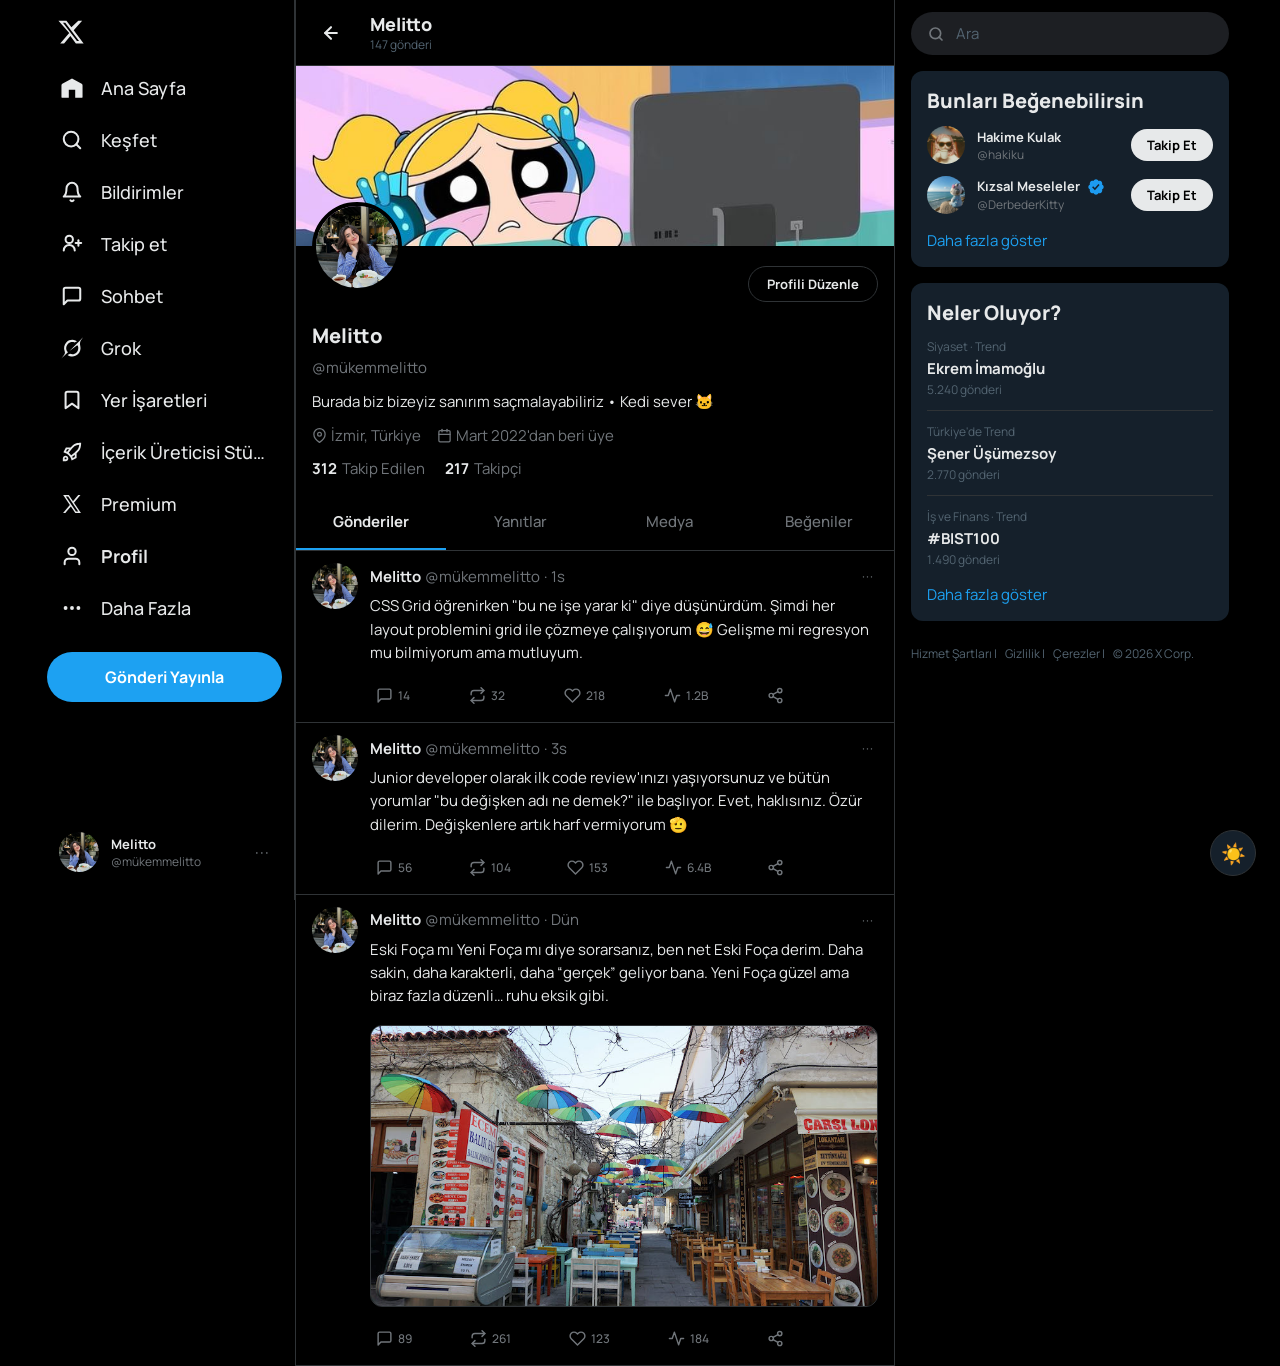
<file: profile.html>
<!DOCTYPE html>
<html lang="tr" data-theme="dark">

<head>
  <meta charset="UTF-8" />
  <meta name="viewport" content="width=device-width, initial-scale=1.0" />
  <title>Melitto (@mükemmelitto)</title>
  <link rel="icon" href="img/x-icon.svg" type="image/svg+xml">
  <link rel="preconnect" href="https://fonts.googleapis.com" />
  <link rel="preconnect" href="https://fonts.gstatic.com" crossorigin />
  <link href="https://fonts.googleapis.com/css2?family=Manrope:wght@400;500;600;700;800&display=swap"
    rel="stylesheet" />
  <link rel="stylesheet" href="style.css" />
</head>

<body>

  <!--SOL SIDEBAR -->
  <aside class="sidebar">
    <div class="sidebar-inner">
      <a href="index.html" class="sidebar-logo" aria-label="Anasayfa">
        <svg viewBox="0 0 24 24" width="28" height="28" fill="currentColor">
          <path
            d="M18.244 2.25h3.308l-7.227 8.26 8.502 11.24H16.17l-4.714-6.231-5.401 6.231H2.746l7.73-8.835L1.254 2.25H8.08l4.253 5.622zm-1.161 17.52h1.833L7.084 4.126H5.117z" />
        </svg>
      </a>
      <nav class="sidebar-nav">
        <a href="index.html" class="nav-link">
          <span class="nav-icon"><svg viewBox="0 0 24 24" width="22" height="22" fill="currentColor">
              <path
                d="M22.58 7.35L12.475 1.897a1 1 0 00-.95 0L1.425 7.35A2 2 0 00.5 9.231V22a.5.5 0 00.5.5h7.5V14h7v8.5H23a.5.5 0 00.5-.5V9.231a2 2 0 00-.92-1.881z" />
            </svg></span>
          <span class="nav-label">Ana Sayfa</span>
        </a>
        <a href="#" class="nav-link">
          <span class="nav-icon"><svg viewBox="0 0 24 24" width="22" height="22" fill="none" stroke="currentColor"
              stroke-width="2.2" stroke-linecap="round" stroke-linejoin="round">
              <circle cx="11" cy="11" r="8" />
              <line x1="21" y1="21" x2="16.65" y2="16.65" />
            </svg></span>
          <span class="nav-label">Keşfet</span>
        </a>
        <a href="#" class="nav-link">
          <span class="nav-icon"><svg viewBox="0 0 24 24" width="22" height="22" fill="none" stroke="currentColor"
              stroke-width="2.2" stroke-linecap="round" stroke-linejoin="round">
              <path d="M18 8A6 6 0 0 0 6 8c0 7-3 9-3 9h18s-3-2-3-9" />
              <path d="M13.73 21a2 2 0 0 1-3.46 0" />
            </svg></span>
          <span class="nav-label">Bildirimler</span>
        </a>
        <a href="#" class="nav-link">
          <span class="nav-icon">
            <svg viewBox="0 0 24 24" width="22" height="22" fill="none" stroke="currentColor" stroke-width="2.2"
              stroke-linecap="round" stroke-linejoin="round">
              <path d="M15 19a6 6 0 0 0-12 0" />
              <circle cx="9" cy="7" r="4" />
              <path d="M19 8v6" />
              <path d="M16 11h6" />
            </svg>
          </span>
          <span class="nav-label">Takip et</span>
        </a>
        <a href="#" class="nav-link">
          <span class="nav-icon"><svg viewBox="0 0 24 24" width="22" height="22" fill="none" stroke="currentColor"
              stroke-width="2.2" stroke-linecap="round" stroke-linejoin="round">
              <path d="M21 15a2 2 0 0 1-2 2H7l-4 4V5a2 2 0 0 1 2-2h14a2 2 0 0 1 2 2z" />
            </svg></span>
          <span class="nav-label">Sohbet</span>
        </a>
        <a href="#" class="nav-link">
          <span class="nav-icon">
            <svg viewBox="0 0 33 32" width="22" height="22" fill="currentColor" aria-hidden="true">
              <g>
                <path
                  d="M12.745 20.54l10.97-8.19c.539-.4 1.307-.244 1.564.38 1.349 3.288.746 7.241-1.938 9.955-2.683 2.714-6.417 3.31-9.83 1.954l-3.728 1.745c5.347 3.697 11.84 2.782 15.898-1.324 3.219-3.255 4.216-7.692 3.284-11.693l.008.009c-1.351-5.878.332-8.227 3.782-13.031L33 0l-4.54 4.59v-.014L12.743 20.544m-2.263 1.987c-3.837-3.707-3.175-9.446.1-12.755 2.42-2.449 6.388-3.448 9.852-1.979l3.72-1.737c-.67-.49-1.53-1.017-2.515-1.387-4.455-1.854-9.789-.931-13.41 2.728-3.483 3.523-4.579 8.94-2.697 13.561 1.405 3.454-.899 5.898-3.22 8.364C1.49 30.2.666 31.074 0 32l10.478-9.466">
                </path>
              </g>
            </svg>
          </span>
          <span class="nav-label">Grok</span>
        </a>
        <a href="#" class="nav-link">
          <span class="nav-icon"><svg viewBox="0 0 24 24" width="22" height="22" fill="none" stroke="currentColor"
              stroke-width="2.2" stroke-linecap="round" stroke-linejoin="round">
              <path d="M19 21l-7-5-7 5V5a2 2 0 0 1 2-2h10a2 2 0 0 1 2 2z" />
            </svg></span>
          <span class="nav-label">Yer İşaretleri</span>
        </a>
        <a href="#" class="nav-link">
          <span class="nav-icon">
            <svg viewBox="0 0 24 24" width="22" height="22">
              <path fill="currentColor"
                d="M5 22H2v-3c0-1.654 1.346-3 3-3s3 1.346 3 3-1.346 3-3 3zm-1-2h1c.551 0 1-.449 1-1s-.449-1-1-1-1 .449-1 1v1zm7.594 1.282l-.336-1.145c-.271-.923-.664-1.807-1.166-2.627-.452-.736-.992-1.421-1.607-2.036-.626-.625-1.322-1.173-2.069-1.627-.821-.499-1.706-.888-2.63-1.157l-1.151-.335L5.312 7h5.192c.613-.636 2.015-2.077 2.758-2.744C15.673 2.09 20.704 2.003 20.918 2l1.025-.013-.013 1.025c-.003.213-.09 5.245-2.256 7.656-.643.715-2.004 2.043-2.671 2.688v5.239l-5.407 2.688h-.002zm.64-4.046c.207.396.393.802.557 1.217l2.21-1.099v-2.333l-2.768 2.214zm-3.839-4.468c.531.391 1.034.823 1.503 1.292.459.459.883.951 1.267 1.471l4.104-3.284c.269-.257 2.169-2.084 2.916-2.915 1.084-1.208 1.531-3.667 1.681-5.269-1.602.149-4.061.596-5.268 1.68-.832.748-2.658 2.647-2.916 2.916l-3.287 4.109zM5.47 11.154c.414.163.819.347 1.214.551l2.165-2.706H6.548l-1.077 2.154z">
              </path>
            </svg>
          </span>
          <span class="nav-label">İçerik Üreticisi Stüdyosu</span>
        </a>
        <a href="#" class="nav-link">
          <span class="nav-icon">
            <svg viewBox="0 0 24 24" width="22" height="22" fill="currentColor" aria-hidden="true">
              <g>
                <path
                  d="M21.742 21.75l-7.563-11.179 7.056-8.321h-2.456l-5.691 6.714-4.54-6.714H2.359l7.29 10.776L2.25 21.75h2.456l6.035-7.118 4.818 7.118h6.191-.008zM7.739 3.818L18.81 20.182h-2.447L5.29 3.818h2.447z">
                </path>
              </g>
            </svg>
          </span>
          <span class="nav-label">Premium</span>
        </a>
        <a href="profile.html" class="nav-link active">
          <span class="nav-icon"><svg viewBox="0 0 24 24" width="22" height="22" fill="none" stroke="currentColor"
              stroke-width="2.2" stroke-linecap="round" stroke-linejoin="round">
              <path d="M20 21v-2a4 4 0 0 0-4-4H8a4 4 0 0 0-4 4v2" />
              <circle cx="12" cy="7" r="4" />
            </svg></span>
          <span class="nav-label">Profil</span>
        </a>
        <a href="#" class="nav-link">
          <span class="nav-icon"><svg viewBox="0 0 24 24" width="22" height="22" fill="none" stroke="currentColor"
              stroke-width="2.2" stroke-linecap="round" stroke-linejoin="round">
              <circle cx="12" cy="12" r="1" />
              <circle cx="19" cy="12" r="1" />
              <circle cx="5" cy="12" r="1" />
            </svg></span>
          <span class="nav-label">Daha Fazla</span>
        </a>
      </nav>
      <button class="btn-post">
        <span class="btn-post-icon">+</span>
        <span class="btn-post-label">Gönderi Yayınla</span>
      </button>
    </div>
    <div class="sidebar-user">
      <a href="profile.html" class="user-card">
        <img src="img/twitter-profil.jpg" alt="Profil" class="user-card-avatar" />
        <div class="user-card-info">
          <span class="user-card-name">Melitto</span>
          <span class="user-card-handle">@mükemmelitto</span>
        </div>
        <span class="user-card-more">···</span>
      </a>
    </div>
  </aside>

  <!-- PROFİL FEED  -->
  <main class="feed">

    <!-- Profil başlık -->
    <div class="feed-header profile-page-header">
      <a href="index.html" class="back-btn">
        <svg viewBox="0 0 24 24" width="20" height="20" fill="none" stroke="currentColor" stroke-width="2.5"
          stroke-linecap="round" stroke-linejoin="round">
          <line x1="19" y1="12" x2="5" y2="12" />
          <polyline points="12 19 5 12 12 5" />
        </svg>
      </a>
      <div class="profile-page-title">
        <span class="profile-page-name">Melitto</span>
        <span class="profile-page-postcount">147 gönderi</span>
      </div>
    </div>

    <!-- Banner + Profil Fotoğrafı -->
    <div class="profile-banner-wrap">
      <div class="profile-banner">
        <img src="img/twitter-banner.jpg" alt="Banner" />
      </div>
      <div class="profile-avatar-float">
        <img src="img/twitter-profil.jpg" alt="Profil" />
      </div>
    </div>

    <!-- Profil Aksiyonlar -->
    <div class="profile-actions">
      <button class="btn-edit-profile">Profili Düzenle</button>
    </div>

    <!-- Profil Bilgileri -->
    <div class="profile-info">
      <h1 class="profile-name">Melitto</h1>
      <p class="profile-handle">@mükemmelitto</p>
      <p class="profile-bio">
        Burada biz bizeyiz sanırım saçmalayabiliriz
        • Kedi sever 🐱 <br>
      </p>
      <div class="profile-meta">
        <span class="profile-meta-item">
          <svg viewBox="0 0 24 24" width="15" height="15" fill="none" stroke="currentColor" stroke-width="2"
            stroke-linecap="round" stroke-linejoin="round">
            <path d="M21 10c0 7-9 13-9 13s-9-6-9-13a9 9 0 0 1 18 0z" />
            <circle cx="12" cy="10" r="3" />
          </svg>
          İzmir, Türkiye
        </span>
        <span class="profile-meta-item">
          <svg viewBox="0 0 24 24" width="15" height="15" fill="none" stroke="currentColor" stroke-width="2"
            stroke-linecap="round" stroke-linejoin="round">
            <rect x="3" y="4" width="18" height="18" rx="2" ry="2" />
            <line x1="16" y1="2" x2="16" y2="6" />
            <line x1="8" y1="2" x2="8" y2="6" />
            <line x1="3" y1="10" x2="21" y2="10" />
          </svg>
          Mart 2022'dan beri üye
        </span>
      </div>
      <div class="profile-stats">
        <a href="#" class="profile-stat">
          <span class="stat-number">312</span>
          <span class="stat-label">Takip Edilen</span>
        </a>
        <a href="#" class="profile-stat">
          <span class="stat-number">217</span>
          <span class="stat-label">Takipçi</span>
        </a>
      </div>
    </div>

    <!-- Profil Sekmeleri -->
    <div class="profile-tabs">
      <button class="profile-tab active" onclick="switchProfileTab(this, 'tweets')">Gönderiler</button>
      <button class="profile-tab" onclick="switchProfileTab(this, 'replies')">Yanıtlar</button>
      <button class="profile-tab" onclick="switchProfileTab(this, 'media')">Medya</button>
      <button class="profile-tab" onclick="switchProfileTab(this, 'likes')">Beğeniler</button>
    </div>

    <!-- Profil Tweet Listesi -->
    <div class="tweet-list" id="profileTweetList">

      <article class="tweet-card">
        <div class="tweet-avatar-col">
          <img src="img/twitter-profil.jpg" alt="Profil" class="tweet-avatar" />
        </div>
        <div class="tweet-content">
          <div class="tweet-header">
            <span class="tweet-name">Melitto</span>
            <span class="tweet-handle">@mükemmelitto</span>
            <span class="tweet-dot">·</span>
            <span class="tweet-time">1s</span>
            <button class="tweet-more-btn">···</button>
          </div>
          <div class="tweet-text">
            CSS Grid öğrenirken "bu ne işe yarar ki" diye düşünürdüm. Şimdi her layout problemini grid ile çözmeye
            çalışıyorum 😅 Gelişme mi regresyon mu bilmiyorum ama mutluyum.
          </div>
          <div class="tweet-actions">
            <button class="tweet-action-btn"><svg viewBox="0 0 24 24" width="17" height="17" fill="none"
                stroke="currentColor" stroke-width="2" stroke-linecap="round" stroke-linejoin="round">
                <path d="M21 15a2 2 0 0 1-2 2H7l-4 4V5a2 2 0 0 1 2-2h14a2 2 0 0 1 2 2z" />
              </svg><span>14</span></button>
            <button class="tweet-action-btn retweet-btn"><svg viewBox="0 0 24 24" width="17" height="17" fill="none"
                stroke="currentColor" stroke-width="2" stroke-linecap="round" stroke-linejoin="round">
                <polyline points="17 1 21 5 17 9" />
                <path d="M3 11V9a4 4 0 0 1 4-4h14" />
                <polyline points="7 23 3 19 7 15" />
                <path d="M21 13v2a4 4 0 0 1-4 4H3" />
              </svg><span>32</span></button>
            <button class="tweet-action-btn like-btn"><svg viewBox="0 0 24 24" width="17" height="17" fill="none"
                stroke="currentColor" stroke-width="2" stroke-linecap="round" stroke-linejoin="round">
                <path
                  d="M20.84 4.61a5.5 5.5 0 0 0-7.78 0L12 5.67l-1.06-1.06a5.5 5.5 0 0 0-7.78 7.78l1.06 1.06L12 21.23l7.78-7.78 1.06-1.06a5.5 5.5 0 0 0 0-7.78z" />
              </svg><span>218</span></button>
            <button class="tweet-action-btn"><svg viewBox="0 0 24 24" width="17" height="17" fill="none"
                stroke="currentColor" stroke-width="2" stroke-linecap="round" stroke-linejoin="round">
                <polyline points="22 12 18 12 15 21 9 3 6 12 2 12" />
              </svg><span>1.2B</span></button>
            <button class="tweet-action-btn"><svg viewBox="0 0 24 24" width="17" height="17" fill="none"
                stroke="currentColor" stroke-width="2" stroke-linecap="round" stroke-linejoin="round">
                <circle cx="18" cy="5" r="3" />
                <circle cx="6" cy="12" r="3" />
                <circle cx="18" cy="19" r="3" />
                <line x1="8.59" y1="13.51" x2="15.42" y2="17.49" />
                <line x1="15.41" y1="6.51" x2="8.59" y2="10.49" />
              </svg></button>
          </div>
        </div>
      </article>

      <article class="tweet-card">
        <div class="tweet-avatar-col">
          <img src="img/twitter-profil.jpg" alt="Profil" class="tweet-avatar" />
        </div>
        <div class="tweet-content">
          <div class="tweet-header">
            <span class="tweet-name">Melitto</span>
            <span class="tweet-handle">@mükemmelitto</span>
            <span class="tweet-dot">·</span>
            <span class="tweet-time">3s</span>
            <button class="tweet-more-btn">···</button>
          </div>
          <div class="tweet-text">
            Junior developer olarak ilk code review'ınızı yaşıyorsunuz ve bütün yorumlar "bu değişken adı ne demek?" ile
            başlıyor. Evet, haklısınız. Özür dilerim. Değişkenlere artık harf vermiyorum 🫡
          </div>
          <div class="tweet-actions">
            <button class="tweet-action-btn"><svg viewBox="0 0 24 24" width="17" height="17" fill="none"
                stroke="currentColor" stroke-width="2" stroke-linecap="round" stroke-linejoin="round">
                <path d="M21 15a2 2 0 0 1-2 2H7l-4 4V5a2 2 0 0 1 2-2h14a2 2 0 0 1 2 2z" />
              </svg><span>56</span></button>
            <button class="tweet-action-btn retweet-btn"><svg viewBox="0 0 24 24" width="17" height="17" fill="none"
                stroke="currentColor" stroke-width="2" stroke-linecap="round" stroke-linejoin="round">
                <polyline points="17 1 21 5 17 9" />
                <path d="M3 11V9a4 4 0 0 1 4-4h14" />
                <polyline points="7 23 3 19 7 15" />
                <path d="M21 13v2a4 4 0 0 1-4 4H3" />
              </svg><span>104</span></button>
            <button class="tweet-action-btn like-btn"><svg viewBox="0 0 24 24" width="17" height="17" fill="none"
                stroke="currentColor" stroke-width="2" stroke-linecap="round" stroke-linejoin="round">
                <path
                  d="M20.84 4.61a5.5 5.5 0 0 0-7.78 0L12 5.67l-1.06-1.06a5.5 5.5 0 0 0-7.78 7.78l1.06 1.06L12 21.23l7.78-7.78 1.06-1.06a5.5 5.5 0 0 0 0-7.78z" />
              </svg><span>153</span></button>
            <button class="tweet-action-btn"><svg viewBox="0 0 24 24" width="17" height="17" fill="none"
                stroke="currentColor" stroke-width="2" stroke-linecap="round" stroke-linejoin="round">
                <polyline points="22 12 18 12 15 21 9 3 6 12 2 12" />
              </svg><span>6.4B</span></button>
            <button class="tweet-action-btn"><svg viewBox="0 0 24 24" width="17" height="17" fill="none"
                stroke="currentColor" stroke-width="2" stroke-linecap="round" stroke-linejoin="round">
                <circle cx="18" cy="5" r="3" />
                <circle cx="6" cy="12" r="3" />
                <circle cx="18" cy="19" r="3" />
                <line x1="8.59" y1="13.51" x2="15.42" y2="17.49" />
                <line x1="15.41" y1="6.51" x2="8.59" y2="10.49" />
              </svg></button>
          </div>
        </div>
      </article>

      <article class="tweet-card">
        <div class="tweet-avatar-col">
          <img src="img/twitter-profil.jpg" alt="Profil" class="tweet-avatar" />
        </div>
        <div class="tweet-content">
          <div class="tweet-header">
            <span class="tweet-name">Melitto</span>
            <span class="tweet-handle">@mükemmelitto</span>
            <span class="tweet-dot">·</span>
            <span class="tweet-time">Dün</span>
            <button class="tweet-more-btn">···</button>
          </div>
          <div class="tweet-text">
            Eski Foça mı Yeni Foça mı diye sorarsanız, ben net Eski Foça derim.
            Daha sakin, daha karakterli, daha “gerçek” geliyor bana.
            Yeni Foça güzel ama biraz fazla düzenli… ruhu eksik gibi.
          </div>
          <div class="tweet-image-wrap">
            <img src="img/foca-carsisi.jpg" alt="Foça" class="tweet-image" />
          </div>
          <div class="tweet-actions">
            <button class="tweet-action-btn"><svg viewBox="0 0 24 24" width="17" height="17" fill="none"
                stroke="currentColor" stroke-width="2" stroke-linecap="round" stroke-linejoin="round">
                <path d="M21 15a2 2 0 0 1-2 2H7l-4 4V5a2 2 0 0 1 2-2h14a2 2 0 0 1 2 2z" />
              </svg><span>89</span></button>
            <button class="tweet-action-btn retweet-btn"><svg viewBox="0 0 24 24" width="17" height="17" fill="none"
                stroke="currentColor" stroke-width="2" stroke-linecap="round" stroke-linejoin="round">
                <polyline points="17 1 21 5 17 9" />
                <path d="M3 11V9a4 4 0 0 1 4-4h14" />
                <polyline points="7 23 3 19 7 15" />
                <path d="M21 13v2a4 4 0 0 1-4 4H3" />
              </svg><span>261</span></button>
            <button class="tweet-action-btn like-btn"><svg viewBox="0 0 24 24" width="17" height="17" fill="none"
                stroke="currentColor" stroke-width="2" stroke-linecap="round" stroke-linejoin="round">
                <path
                  d="M20.84 4.61a5.5 5.5 0 0 0-7.78 0L12 5.67l-1.06-1.06a5.5 5.5 0 0 0-7.78 7.78l1.06 1.06L12 21.23l7.78-7.78 1.06-1.06a5.5 5.5 0 0 0 0-7.78z" />
              </svg><span>123</span></button>
            <button class="tweet-action-btn"><svg viewBox="0 0 24 24" width="17" height="17" fill="none"
                stroke="currentColor" stroke-width="2" stroke-linecap="round" stroke-linejoin="round">
                <polyline points="22 12 18 12 15 21 9 3 6 12 2 12" />
              </svg><span>184</span></button>
            <button class="tweet-action-btn"><svg viewBox="0 0 24 24" width="17" height="17" fill="none"
                stroke="currentColor" stroke-width="2" stroke-linecap="round" stroke-linejoin="round">
                <circle cx="18" cy="5" r="3" />
                <circle cx="6" cy="12" r="3" />
                <circle cx="18" cy="19" r="3" />
                <line x1="8.59" y1="13.51" x2="15.42" y2="17.49" />
                <line x1="15.41" y1="6.51" x2="8.59" y2="10.49" />
              </svg></button>
          </div>
        </div>
      </article>

    </div>
  </main>

  <!-- SAĞ PANEL  -->
  <aside class="right-panel">
    <div class="search-box">
      <span class="search-icon"><svg viewBox="0 0 24 24" width="16" height="16" fill="none" stroke="currentColor"
          stroke-width="2.5" stroke-linecap="round" stroke-linejoin="round">
          <circle cx="11" cy="11" r="8" />
          <line x1="21" y1="21" x2="16.65" y2="16.65" />
        </svg></span>
      <input type="text" placeholder="Ara" />
    </div>

    <div class="right-card">
      <h2 class="right-card-title-lg">Bunları Beğenebilirsin</h2>
      <div class="follow-list">
        <div class="follow-item">
          <img src="img/kedi_profil.jpg" alt="T24" class="follow-avatar" />
          <div class="follow-info">
            <span class="follow-name">Hakime Kulak</span>
            <span class="follow-handle">@hakiku</span>
          </div>
          <button class="btn-follow">Takip Et</button>
        </div>
        <div class="follow-item">
          <img src="img/derbeder-kitty.jpg" alt="BaseApp" class="follow-avatar" />
          <div class="follow-info">
            <span class="follow-name">
              Kızsal Meseleler
              <svg viewBox="0 0 22 22" width="18" height="18" fill="#1d9bf0"
                style="margin-left:4px; vertical-align:middle;" aria-label="Onaylanmış hesap">
                <g>
                  <path
                    d="M20.396 11c-.018-.646-.215-1.275-.57-1.816-.354-.54-.852-.972-1.438-1.246.223-.607.27-1.264.14-1.897-.131-.634-.437-1.218-.882-1.687-.47-.445-1.053-.75-1.687-.882-.633-.13-1.29-.083-1.897.14-.273-.587-.704-1.086-1.245-1.44S11.647 1.62 11 1.604c-.646.017-1.273.213-1.813.568s-.969.854-1.24 1.44c-.608-.223-1.267-.272-1.902-.14-.635.13-1.22.436-1.69.882-.445.47-.749 1.055-.878 1.688-.13.633-.08 1.29.144 1.896-.587.274-1.087.705-1.443 1.245-.356.54-.555 1.17-.574 1.817.02.647.218 1.276.574 1.817.356.54.856.972 1.443 1.245-.224.606-.274 1.263-.144 1.896.13.634.433 1.218.877 1.688.47.443 1.054.747 1.687.878.633.132 1.29.084 1.897-.136.274.586.705 1.084 1.246 1.439.54.354 1.17.551 1.816.569.647-.016 1.276-.213 1.817-.567s.972-.854 1.245-1.44c.604.239 1.266.296 1.903.164.636-.132 1.22-.447 1.68-.907.46-.46.776-1.044.908-1.681s.075-1.299-.165-1.903c.586-.274 1.084-.705 1.439-1.246.354-.54.551-1.17.569-1.816zM9.662 14.85l-3.429-3.428 1.293-1.302 2.072 2.072 4.4-4.794 1.347 1.246z">
                  </path>
                </g>
              </svg>
            </span>
            <span class="follow-handle">@DerbederKitty</span>
          </div>
          <button class="btn-follow">Takip Et</button>
        </div>
      </div>
      <a href="#" class="right-card-more">Daha fazla göster</a>
    </div>


    <div class="right-card">
      <h2 class="right-card-title-lg">Neler Oluyor?</h2>
      <div class="trending-list">
        <div class="trending-item">
          <div class="trending-meta">Siyaset · Trend</div>
          <div class="trending-title">Ekrem İmamoğlu</div>
          <div class="trending-count">5.240 gönderi</div>
        </div>
        <div class="trending-item">
          <div class="trending-meta">Türkiye'de Trend</div>
          <div class="trending-title">Şener Üşümezsoy</div>
          <div class="trending-count">2.770 gönderi</div>
        </div>
        <div class="trending-item">
          <div class="trending-meta">İş ve Finans · Trend</div>
          <div class="trending-title">#BIST100</div>
          <div class="trending-count">1.490 gönderi</div>
        </div>
      </div>
      <a href="#" class="right-card-more">Daha fazla göster</a>
    </div>

    <div class="right-footer">
      <a href="#">Hizmet Şartları | </a>
      <a href="#">Gizlilik | </a>
      <a href="#">Çerezler | </a>
      <span>© 2026 X Corp.</span>
    </div>
  </aside>

  <button class="theme-toggle" id="themeToggle" onclick="toggleTheme()" title="Tema değiştir">
    <span id="themeIcon">☀️</span>
  </button>

  <script src="app.js"></script>
</body>

</html>
</file>
<file: style.css>
/*  Google Font*/
@import url('https://fonts.googleapis.com/css2?family=Manrope:wght@400;500;600;700;800&display=swap');

/*CSS VARIABLES – DARK THEME*/
:root,
[data-theme="dark"] {
  /* Ana Renkler */
  --color-primary: #1DA1F2;
  --color-primary-hover: #1a8fd1;
  --color-bg: #000000;
  --color-bg-secondary: #15202B;
  --color-surface: #16181c;
  --color-surface-hover: #1d1f23;

  /* Metin */
  --color-text: #E7E9EA;
  --color-text-secondary: #71767b;
  --color-text-muted: #536471;

  /* Kenarlık */
  --color-border: #2f3336;
  --color-border-light: #333639;

  /* Aksiyon renkleri */
  --color-like: #f91880;
  --color-retweet: #00ba7c;
  --color-reply: #1d9bf0;

  /* Boyutlar */
  --sidebar-width: 260px;
  --feed-width: 600px;
  --right-panel-width: 350px;
  --border-radius-sm: 4px;
  --border-radius-md: 12px;
  --border-radius-lg: 20px;
  --border-radius-full: 9999px;

  /* Spacing */
  --space-xs: 4px;
  --space-sm: 8px;
  --space-md: 12px;
  --space-lg: 16px;
  --space-xl: 20px;
  --space-2xl: 24px;

  /* Font boyutları */
  --font-xs: 12px;
  --font-sm: 13px;
  --font-base: 15px;
  --font-md: 16px;
  --font-lg: 18px;
  --font-xl: 20px;
  --font-2xl: 24px;

  /* Transition */
  --transition-fast: 0.15s ease;
  --transition-normal: 0.2s ease;
  --transition-slow: 0.3s ease;

  /* Verified badge */
  --color-verified: #1DA1F2;
}

/* CSS VARIABLES – LIGHT THEME*/
[data-theme="light"] {
  --color-primary: #1DA1F2;
  --color-primary-hover: #1a8fd1;
  --color-bg: #ffffff;
  --color-bg-secondary: #f7f9f9;
  --color-surface: #ffffff;
  --color-surface-hover: #f7f9f9;

  --color-text: #0f1419;
  --color-text-secondary: #536471;
  --color-text-muted: #8b98a5;

  --color-border: #eff3f4;
  --color-border-light: #e1e8ed;

  --color-like: #f91880;
  --color-retweet: #00ba7c;
  --color-reply: #1d9bf0;
}

/* GENEL AYARLAR */
*,
*::before,
*::after {
  box-sizing: border-box;
  margin: 0;
  padding: 0;
}

html {
  font-size: 16px;
  scroll-behavior: smooth;
}

body {
  font-family: 'Manrope', -apple-system, BlinkMacSystemFont, sans-serif;
  background-color: var(--color-bg);
  color: var(--color-text);
  min-height: 100vh;
  display: flex;
  justify-content: center;
  -webkit-font-smoothing: antialiased;
  -moz-osx-font-smoothing: grayscale;
}

a {
  color: inherit;
  text-decoration: none;
}

button {
  cursor: pointer;
  border: none;
  background: none;
  font-family: inherit;
  color: inherit;
}

img {
  display: block;
  max-width: 100%;
}

textarea {
  font-family: inherit;
  resize: none;
}

/* LAYOUT */
body {
  max-width: 1300px;
  margin: 0 auto;
  width: 100%;
}

/*SOL SIDEBAR */
.sidebar {
  position: sticky;
  top: 0;
  height: 100vh;
  width: var(--sidebar-width);
  flex-shrink: 0;
  display: flex;
  flex-direction: column;
  justify-content: space-between;
  padding: var(--space-sm) 0;
  border-right: 1px solid var(--color-border);
}

.sidebar-inner {
  display: flex;
  flex-direction: column;
  padding: 0 var(--space-md);
  gap: var(--space-xs);
}

/* Logo */
.sidebar-logo {
  display: flex;
  align-items: center;
  justify-content: center;
  width: 48px;
  height: 48px;
  border-radius: var(--border-radius-full);
  color: var(--color-text);
  transition: background-color var(--transition-fast);
  margin-bottom: var(--space-xs);
  align-self: flex-start;
}

.sidebar-logo:hover {
  background-color: var(--color-surface-hover);
}

/* Nav Linkleri */
.sidebar-nav {
  display: flex;
  flex-direction: column;
  gap: var(--space-xs);
}

.nav-link {
  display: flex;
  align-items: center;
  gap: var(--space-lg);
  padding: var(--space-md) var(--space-md);
  border-radius: var(--border-radius-full);
  font-size: var(--font-lg);
  font-weight: 500;
  color: var(--color-text);
  transition: background-color var(--transition-fast);
  white-space: nowrap;
}

.nav-link:hover {
  background-color: var(--color-surface-hover);
}

.nav-link.active {
  font-weight: 700;
}

.nav-icon {
  display: flex;
  align-items: center;
  justify-content: center;
  width: 26px;
  flex-shrink: 0;
  color: var(--color-text);
}

.nav-icon svg {
  display: block;
  flex-shrink: 0;
}

.nav-label {
  color: var(--color-text);
  flex: 1;
  min-width: 0;
  white-space: nowrap;
  overflow: hidden;
  text-overflow: ellipsis;
}

/* Post Butonu */
.btn-post {
  display: flex;
  align-items: center;
  justify-content: center;
  gap: var(--space-sm);
  width: 100%;
  background-color: var(--color-primary);
  color: #ffffff;
  border-radius: var(--border-radius-full);
  padding: 14px var(--space-xl);
  font-size: var(--font-md);
  font-weight: 700;
  margin-top: var(--space-lg);
  transition: background-color var(--transition-fast);
}

.btn-post:hover {
  background-color: var(--color-primary-hover);
}

.btn-post-icon {
  font-size: 22px;
  line-height: 1;
  display: none;
}

/* Alt kullanıcı alanı */
.sidebar-user {
  padding: var(--space-sm) var(--space-md);
}

.user-card {
  display: flex;
  align-items: center;
  gap: var(--space-md);
  padding: var(--space-md);
  border-radius: var(--border-radius-full);
  transition: background-color var(--transition-fast);
  cursor: pointer;
}

.user-card:hover {
  background-color: var(--color-surface-hover);
}

.user-card-avatar {
  width: 40px;
  height: 40px;
  border-radius: 50%;
  object-fit: cover;
  flex-shrink: 0;
}

.user-card-info {
  display: flex;
  flex-direction: column;
  flex: 1;
  min-width: 0;
}

.user-card-name {
  font-size: var(--font-sm);
  font-weight: 700;
  white-space: nowrap;
  overflow: hidden;
  text-overflow: ellipsis;
}

.user-card-handle {
  font-size: var(--font-xs);
  color: var(--color-text-secondary);
}

.user-card-more {
  color: var(--color-text-secondary);
  font-size: var(--font-md);
  letter-spacing: 1px;
}

/*
   ANA FEED
  */
.feed {
  flex: 1;
  max-width: var(--feed-width);
  min-height: 100vh;
  border-right: 1px solid var(--color-border);
  border-left: 1px solid var(--color-border);
}

/* Feed Header / Sekmeler */
.feed-header {
  position: sticky;
  top: 0;
  z-index: 10;
  backdrop-filter: blur(12px);
  background-color: rgba(0, 0, 0, 0.85);
  border-bottom: 1px solid var(--color-border);
  display: flex;
  align-items: center;
}

[data-theme="light"] .feed-header {
  background-color: rgba(255, 255, 255, 0.85);
}

.feed-mobile-logo {
  display: none;
  padding: var(--space-lg);
  color: var(--color-text);
}

.feed-tabs {
  display: flex;
  flex: 1;
}

.feed-tab {
  flex: 1;
  padding: var(--space-lg) var(--space-xl);
  font-size: var(--font-base);
  font-weight: 500;
  color: var(--color-text-secondary);
  text-align: center;
  border-bottom: 2px solid transparent;
  transition: all var(--transition-fast);
  position: relative;
}

.feed-tab:hover {
  background-color: var(--color-surface-hover);
  color: var(--color-text);
}

.feed-tab.active {
  color: var(--color-text);
  font-weight: 700;
  border-bottom: 2px solid var(--color-primary);
}

/* Feed Divider */
.feed-divider {
  height: 8px;
  background-color: var(--color-surface-hover);
  border-top: 1px solid var(--color-border);
  border-bottom: 1px solid var(--color-border);
}

/*
   COMPOSE AREA (Tweet Yaz)
 */
.compose-area {
  display: flex;
  gap: var(--space-md);
  padding: var(--space-md) var(--space-lg);
  border-bottom: 1px solid var(--color-border);
}

.compose-avatar {
  width: 42px;
  height: 42px;
  border-radius: 50%;
  object-fit: cover;
  flex-shrink: 0;
  margin-top: var(--space-xs);
}

.compose-body {
  flex: 1;
  display: flex;
  flex-direction: column;
  gap: var(--space-md);
}

.compose-body textarea {
  width: 100%;
  min-height: 80px;
  background: transparent;
  border: none;
  outline: none;
  font-size: var(--font-lg);
  color: var(--color-text);
  line-height: 1.5;
  padding-top: var(--space-md);
}

.compose-body textarea::placeholder {
  color: var(--color-text-muted);
}

.compose-footer {
  display: flex;
  align-items: center;
  justify-content: space-between;
  padding-top: var(--space-sm);
  border-top: 1px solid var(--color-border);
}

.compose-actions {
  display: flex;
  gap: var(--space-xs);
}

.compose-action-btn {
  display: flex;
  align-items: center;
  justify-content: center;
  width: 36px;
  height: 36px;
  border-radius: 50%;
  color: var(--color-primary);
  transition: background-color var(--transition-fast);
}

.compose-action-btn:hover {
  background-color: rgba(29, 161, 242, 0.1);
}

.compose-right {
  display: flex;
  align-items: center;
  gap: var(--space-lg);
}

.compose-counter {
  font-size: var(--font-sm);
  color: var(--color-text-secondary);
  font-weight: 500;
  min-width: 28px;
  text-align: center;
}

.compose-counter.warning {
  color: #ffd400;
}

.compose-counter.danger {
  color: var(--color-like);
}

.btn-send {
  background-color: var(--color-primary);
  color: #ffffff;
  border-radius: var(--border-radius-full);
  padding: 8px 18px;
  font-size: var(--font-base);
  font-weight: 700;
  transition: background-color var(--transition-fast);
}

.btn-send:hover {
  background-color: var(--color-primary-hover);
}

/* TWEET KARTI */
.tweet-list {
  display: flex;
  flex-direction: column;
}

.tweet-card {
  display: flex;
  gap: var(--space-md);
  padding: var(--space-md) var(--space-lg);
  border-bottom: 1px solid var(--color-border);
  transition: background-color var(--transition-fast);
  cursor: pointer;
}

.tweet-card:hover {
  background-color: var(--color-surface-hover);
}

.tweet-avatar-col {
  flex-shrink: 0;
}

.tweet-avatar {
  width: 46px;
  height: 46px;
  border-radius: 50%;
  object-fit: cover;
  transition: opacity var(--transition-fast);
}

.tweet-avatar:hover {
  opacity: 0.9;
}

.tweet-content {
  flex: 1;
  min-width: 0;
  display: flex;
  flex-direction: column;
  gap: 5px;
}

/* Tweet header satırı */
.tweet-header {
  display: flex;
  align-items: center;
  gap: var(--space-xs);
  flex-wrap: nowrap;
  overflow: hidden;
}

.tweet-name {
  font-size: var(--font-base);
  font-weight: 700;
  white-space: nowrap;
  flex-shrink: 0;
}

.tweet-handle,
.tweet-time {
  font-size: var(--font-base);
  color: var(--color-text-secondary);
  white-space: nowrap;
}

.tweet-dot {
  color: var(--color-text-secondary);
  font-size: var(--font-base);
}

.tweet-more-btn {
  margin-left: auto;
  color: var(--color-text-secondary);
  padding: var(--space-xs);
  border-radius: 50%;
  letter-spacing: 1px;
  font-size: var(--font-sm);
  transition: all var(--transition-fast);
  flex-shrink: 0;
}

.tweet-more-btn:hover {
  background-color: rgba(29, 161, 242, 0.1);
  color: var(--color-primary);
}

/* Tweet Metni */
.tweet-text {
  font-size: var(--font-base);
  line-height: 1.55;
  color: var(--color-text);
  word-break: break-word;
}

/* Tweet Görseli */
.tweet-image-wrap {
  margin-top: var(--space-md);
  border-radius: var(--border-radius-md);
  overflow: hidden;
  border: 1px solid var(--color-border);
}

.tweet-image {
  width: 100%;
  height: 280px;
  object-fit: cover;
  display: block;
  transition: opacity var(--transition-normal);
}

.tweet-image:hover {
  opacity: 0.92;
}

/* Tweet kaynak */
.tweet-meta-source {
  font-size: var(--font-xs);
  color: var(--color-text-muted);
  margin-top: 2px;
}

/* Tweet Aksiyon Butonları */
.tweet-actions {
  display: flex;
  align-items: center;
  justify-content: space-between;
  margin-top: var(--space-md);
  max-width: 420px;
}

.tweet-action-btn {
  display: flex;
  align-items: center;
  gap: 5px;
  color: var(--color-text-secondary);
  font-size: var(--font-xs);
  font-weight: 500;
  padding: 6px;
  border-radius: var(--border-radius-full);
  transition: all var(--transition-fast);
}

.tweet-action-btn:hover {
  color: var(--color-reply);
  background-color: rgba(29, 155, 240, 0.1);
}

.tweet-action-btn.retweet-btn:hover {
  color: var(--color-retweet);
  background-color: rgba(0, 186, 124, 0.1);
}

.tweet-action-btn.like-btn:hover {
  color: var(--color-like);
  background-color: rgba(249, 24, 128, 0.1);
}

.tweet-action-btn.liked {
  color: var(--color-like);
}

.tweet-action-btn.liked svg {
  fill: var(--color-like);
  stroke: var(--color-like);
}

/* Verified Badge */
.verified-badge {
  color: var(--color-verified);
  font-size: 13px;
}

/*SAĞ PANEL */
.right-panel {
  width: var(--right-panel-width);
  flex-shrink: 0;
  padding: var(--space-md) var(--space-lg);
  display: flex;
  flex-direction: column;
  gap: var(--space-lg);
  position: sticky;
  top: 0;
  height: 100vh;
  overflow-y: auto;
}

.right-panel::-webkit-scrollbar {
  display: none;
}

/* Arama Kutusu */
.search-box {
  display: flex;
  align-items: center;
  gap: var(--space-md);
  background-color: var(--color-surface-hover);
  border: 1px solid transparent;
  border-radius: var(--border-radius-full);
  padding: 10px var(--space-lg);
  transition: all var(--transition-fast);
}

.search-box:focus-within {
  background-color: var(--color-bg);
  border-color: var(--color-primary);
}

.search-icon {
  color: var(--color-text-secondary);
  display: flex;
  align-items: center;
  flex-shrink: 0;
}

.search-box:focus-within .search-icon {
  color: var(--color-primary);
}

.search-box input {
  flex: 1;
  background: transparent;
  border: none;
  outline: none;
  font-size: var(--font-base);
  color: var(--color-text);
  font-family: inherit;
}

.search-box input::placeholder {
  color: var(--color-text-muted);
}

/* Sağ Kartlar */
.right-card {
  background-color: var(--color-bg-secondary);
  border-radius: var(--border-radius-md);
  padding: var(--space-lg);
  display: flex;
  flex-direction: column;
  gap: var(--space-md);
}

.right-card-header {
  display: flex;
  align-items: center;
  justify-content: space-between;
}

.right-card-title {
  font-size: var(--font-lg);
  font-weight: 800;
}

.right-card-title-lg {
  font-size: var(--font-xl);
  font-weight: 800;
}

.right-card-desc {
  font-size: var(--font-sm);
  color: var(--color-text-secondary);
  line-height: 1.45;
}

.right-card-more {
  color: var(--color-primary);
  font-size: var(--font-base);
  transition: opacity var(--transition-fast);
  display: block;
  padding-top: var(--space-xs);
}

.right-card-more:hover {
  text-decoration: underline;
}

/* Premium badge */
.badge-off {
  background-color: var(--color-primary);
  color: #fff;
  font-size: var(--font-xs);
  font-weight: 700;
  padding: 3px 8px;
  border-radius: var(--border-radius-full);
}

.btn-subscribe {
  background-color: var(--color-primary);
  color: #fff;
  border-radius: var(--border-radius-full);
  padding: 9px 18px;
  font-size: var(--font-base);
  font-weight: 700;
  align-self: flex-start;
  transition: background-color var(--transition-fast);
}

.btn-subscribe:hover {
  background-color: var(--color-primary-hover);
}

/* Trending Listesi */
.trending-list {
  display: flex;
  flex-direction: column;
  gap: 0;
}

.trending-item {
  padding: var(--space-md) 0;
  border-bottom: 1px solid var(--color-border);
  cursor: pointer;
  transition: background-color var(--transition-fast);
}

.trending-item:last-child {
  border-bottom: none;
  padding-bottom: 0;
}

.trending-item:first-child {
  padding-top: 0;
}

.trending-meta {
  font-size: var(--font-xs);
  color: var(--color-text-muted);
  margin-bottom: 3px;
}

.trending-title {
  font-size: var(--font-base);
  font-weight: 700;
  color: var(--color-text);
}

.trending-count {
  font-size: var(--font-xs);
  color: var(--color-text-muted);
  margin-top: 2px;
}

/* Takip Önerileri */
.follow-list {
  display: flex;
  flex-direction: column;
  gap: var(--space-md);
}

.follow-item {
  display: flex;
  align-items: center;
  gap: var(--space-md);
}

.follow-avatar {
  width: 38px;
  height: 38px;
  border-radius: 50%;
  object-fit: cover;
  flex-shrink: 0;
}

.follow-info {
  flex: 1;
  min-width: 0;
  display: flex;
  flex-direction: column;
}

.follow-name {
  font-size: var(--font-sm);
  font-weight: 700;
  white-space: nowrap;
  overflow: hidden;
  text-overflow: ellipsis;
}

.follow-handle {
  font-size: var(--font-xs);
  color: var(--color-text-secondary);
}

.btn-follow {
  background-color: var(--color-text);
  color: var(--color-bg);
  border-radius: var(--border-radius-full);
  padding: 7px 16px;
  font-size: var(--font-sm);
  font-weight: 700;
  flex-shrink: 0;
  transition: opacity var(--transition-fast);
}

.btn-follow:hover {
  opacity: 0.85;
}

.btn-follow.following {
  background-color: transparent;
  color: var(--color-text);
  border: 1px solid var(--color-border);
}

/* Footer */
.right-footer {
  display: flex;
  flex-wrap: wrap;
  gap: var(--space-sm);
  padding-top: var(--space-sm);
  padding-bottom: var(--space-2xl);
}

.right-footer a,
.right-footer span {
  font-size: var(--font-xs);
  color: var(--color-text-muted);
  transition: text-decoration var(--transition-fast);
}

.right-footer a:hover {
  text-decoration: underline;
}

/* PROFİL SAYFASI*/
.profile-page-header {
  display: flex;
  align-items: center;
  gap: var(--space-xl);
  padding: var(--space-md) var(--space-lg);
}

.back-btn {
  display: flex;
  align-items: center;
  justify-content: center;
  width: 38px;
  height: 38px;
  border-radius: 50%;
  color: var(--color-text);
  transition: background-color var(--transition-fast);
  flex-shrink: 0;
}

.back-btn:hover {
  background-color: var(--color-surface-hover);
}

.profile-page-title {
  display: flex;
  flex-direction: column;
}

.profile-page-name {
  font-size: var(--font-lg);
  font-weight: 800;
}

.profile-page-postcount {
  font-size: var(--font-xs);
  color: var(--color-text-muted);
}

/* Banner */
.profile-banner-wrap {
  position: relative;
}

.profile-banner {
  height: 180px;
  background-color: var(--color-bg-secondary);
  overflow: hidden;
}

.profile-banner img {
  width: 100%;
  height: 100%;
  object-fit: cover;

}

.profile-avatar-float {
  position: absolute;
  bottom: -46px;
  left: var(--space-lg);
}

.profile-avatar-float img {
  width: 90px;
  height: 90px;
  border-radius: 50%;
  border: 4px solid var(--color-bg);
  object-fit: cover;
}

/* Profil Aksiyon Butonları */
.profile-actions {
  display: flex;
  justify-content: flex-end;
  padding: var(--space-md) var(--space-lg);
  margin-top: var(--space-sm);
}

.btn-edit-profile {
  border: 1px solid var(--color-border);
  border-radius: var(--border-radius-full);
  padding: 8px 18px;
  font-size: var(--font-sm);
  font-weight: 700;
  color: var(--color-text);
  transition: background-color var(--transition-fast);
}

.btn-edit-profile:hover {
  background-color: var(--color-surface-hover);
}

/* Profil Bilgileri */
.profile-info {
  padding: var(--space-sm) var(--space-lg) var(--space-lg);
  display: flex;
  flex-direction: column;
  gap: var(--space-sm);
}

.profile-name {
  font-size: var(--font-xl);
  font-weight: 800;
}

.profile-handle {
  font-size: var(--font-base);
  color: var(--color-text-secondary);
}

.profile-bio {
  font-size: var(--font-base);
  line-height: 1.55;
  margin-top: var(--space-xs);
}

.profile-meta {
  display: flex;
  flex-wrap: wrap;
  gap: var(--space-lg);
  color: var(--color-text-secondary);
  font-size: var(--font-base);
  margin-top: var(--space-xs);
}

.profile-meta-item {
  display: flex;
  align-items: center;
  gap: var(--space-xs);
}

.profile-stats {
  display: flex;
  gap: var(--space-xl);
  margin-top: var(--space-xs);
}

.profile-stat {
  display: flex;
  gap: 5px;
  font-size: var(--font-base);
  transition: text-decoration var(--transition-fast);
}

.profile-stat:hover {
  text-decoration: underline;
}

.stat-number {
  font-weight: 700;
}

.stat-label {
  color: var(--color-text-secondary);
}

/* Profil Sekmeleri */
.profile-tabs {
  display: flex;
  border-bottom: 1px solid var(--color-border);
}

.profile-tab {
  flex: 1;
  padding: var(--space-lg);
  text-align: center;
  font-size: var(--font-base);
  font-weight: 500;
  color: var(--color-text-secondary);
  border-bottom: 2px solid transparent;
  transition: all var(--transition-fast);
}

.profile-tab:hover {
  background-color: var(--color-surface-hover);
  color: var(--color-text);
}

.profile-tab.active {
  color: var(--color-text);
  font-weight: 700;
  border-bottom-color: var(--color-primary);
}

/*DARK MODE TOGGLE*/
.theme-toggle {
  position: fixed;
  bottom: 24px;
  right: 24px;
  width: 46px;
  height: 46px;
  border-radius: 50%;
  background-color: var(--color-bg-secondary);
  border: 1px solid var(--color-border);
  font-size: 20px;
  display: flex;
  align-items: center;
  justify-content: center;
  box-shadow: 0 2px 12px rgba(0, 0, 0, 0.3);
  z-index: 1000;
  transition: all var(--transition-fast);
}

.theme-toggle:hover {
  background-color: var(--color-surface-hover);
  transform: scale(1.08);
}

/* RESPONSIVE – TABLET (max 1024px)*/
@media (max-width: 1024px) {
  :root {
    --sidebar-width: 72px;
    --right-panel-width: 280px;
  }

  .nav-label,
  .btn-post-label,
  .user-card-info,
  .user-card-more {
    display: none;
  }

  .btn-post-icon {
    display: block;
  }

  .nav-link {
    justify-content: center;
    padding: var(--space-md);
    gap: 0;
  }

  .sidebar-logo {
    align-self: center;
  }

  .btn-post {
    width: 46px;
    height: 46px;
    padding: 0;
    align-self: center;
  }

  .sidebar-inner {
    align-items: center;
    padding: 0 var(--space-sm);
  }

  .user-card {
    justify-content: center;
    padding: var(--space-sm);
  }
}

/* RESPONSIVE – MOBILE (max 768px)*/
@media (max-width: 768px) {
  body {
    flex-direction: column;
  }

  .sidebar {
    position: fixed;
    bottom: 0;
    top: auto;
    left: 0;
    right: 0;
    width: 100%;
    height: auto;
    flex-direction: row;
    border-right: none;
    border-top: 1px solid var(--color-border);
    z-index: 100;
    padding: var(--space-xs) 0;
    background-color: var(--color-bg);
  }

  .sidebar-inner {
    flex-direction: row;
    justify-content: space-around;
    align-items: center;
    width: 100%;
    padding: 0;
    gap: 0;
  }

  .sidebar-logo {
    display: none;
  }

  .sidebar-nav {
    flex-direction: row;
    justify-content: space-around;
    width: 100%;
  }

  .sidebar-user {
    display: none;
  }

  .btn-post {
    display: none;
  }

  .nav-link {
    padding: var(--space-md) var(--space-lg);
    border-radius: var(--border-radius-md);
  }

  .feed {
    max-width: 100%;
    min-height: calc(100vh - 60px);
    border-right: none;
    border-left: none;
  }

  .right-panel {
    display: none;
  }

  .feed-mobile-logo {
    display: flex;
    align-items: center;
    justify-content: center;
  }

  .tweet-actions {
    max-width: 100%;
    justify-content: space-around;
  }

  .theme-toggle {
    bottom: 72px;
    right: 16px;
  }

  /* Profil mobile */
  .profile-banner {
    height: 120px;
  }

  .profile-avatar-float img {
    width: 72px;
    height: 72px;
  }

  .profile-tabs {
    overflow-x: auto;
  }

  .profile-tab {
    flex-shrink: 0;
    padding: var(--space-md) var(--space-lg);
  }
}

/* RESPONSIVE – SMALL MOBILE (max 480px)*/
@media (max-width: 480px) {
  .compose-avatar {
    width: 36px;
    height: 36px;
  }

  .tweet-avatar {
    width: 38px;
    height: 38px;
  }

  .compose-actions {
    gap: 2px;
  }

  .tweet-image {
    height: 200px;
  }

  .feed-tab {
    font-size: var(--font-sm);
    padding: var(--space-md);
  }

  .profile-stats {
    flex-wrap: wrap;
    gap: var(--space-md);
  }
}

/* ANIMATION */
@keyframes fadeInUp {
  from {
    opacity: 0;
    transform: translateY(10px);
  }

  to {
    opacity: 1;
    transform: translateY(0);
  }
}

.tweet-card {
  animation: fadeInUp 0.2s ease both;
}

.tweet-card:nth-child(1) {
  animation-delay: 0.0s;
}

.tweet-card:nth-child(2) {
  animation-delay: 0.05s;
}

.tweet-card:nth-child(3) {
  animation-delay: 0.1s;
}

.tweet-card:nth-child(4) {
  animation-delay: 0.15s;
}

.tweet-card:nth-child(5) {
  animation-delay: 0.2s;
}

/* Like animasyonu */
@keyframes heartPop {
  0% {
    transform: scale(1);
  }

  50% {
    transform: scale(1.35);
  }

  100% {
    transform: scale(1);
  }
}

.tweet-action-btn.liked {
  animation: heartPop 0.3s ease;
}

/* SCROLLBAR*/
::-webkit-scrollbar {
  width: 4px;
}

::-webkit-scrollbar-track {
  background: transparent;
}

::-webkit-scrollbar-thumb {
  background-color: var(--color-border);
  border-radius: 2px;
}

/* Light mode scrollbar */
[data-theme="light"] ::-webkit-scrollbar-thumb {
  background-color: #ccd6dd;
}
</file>
